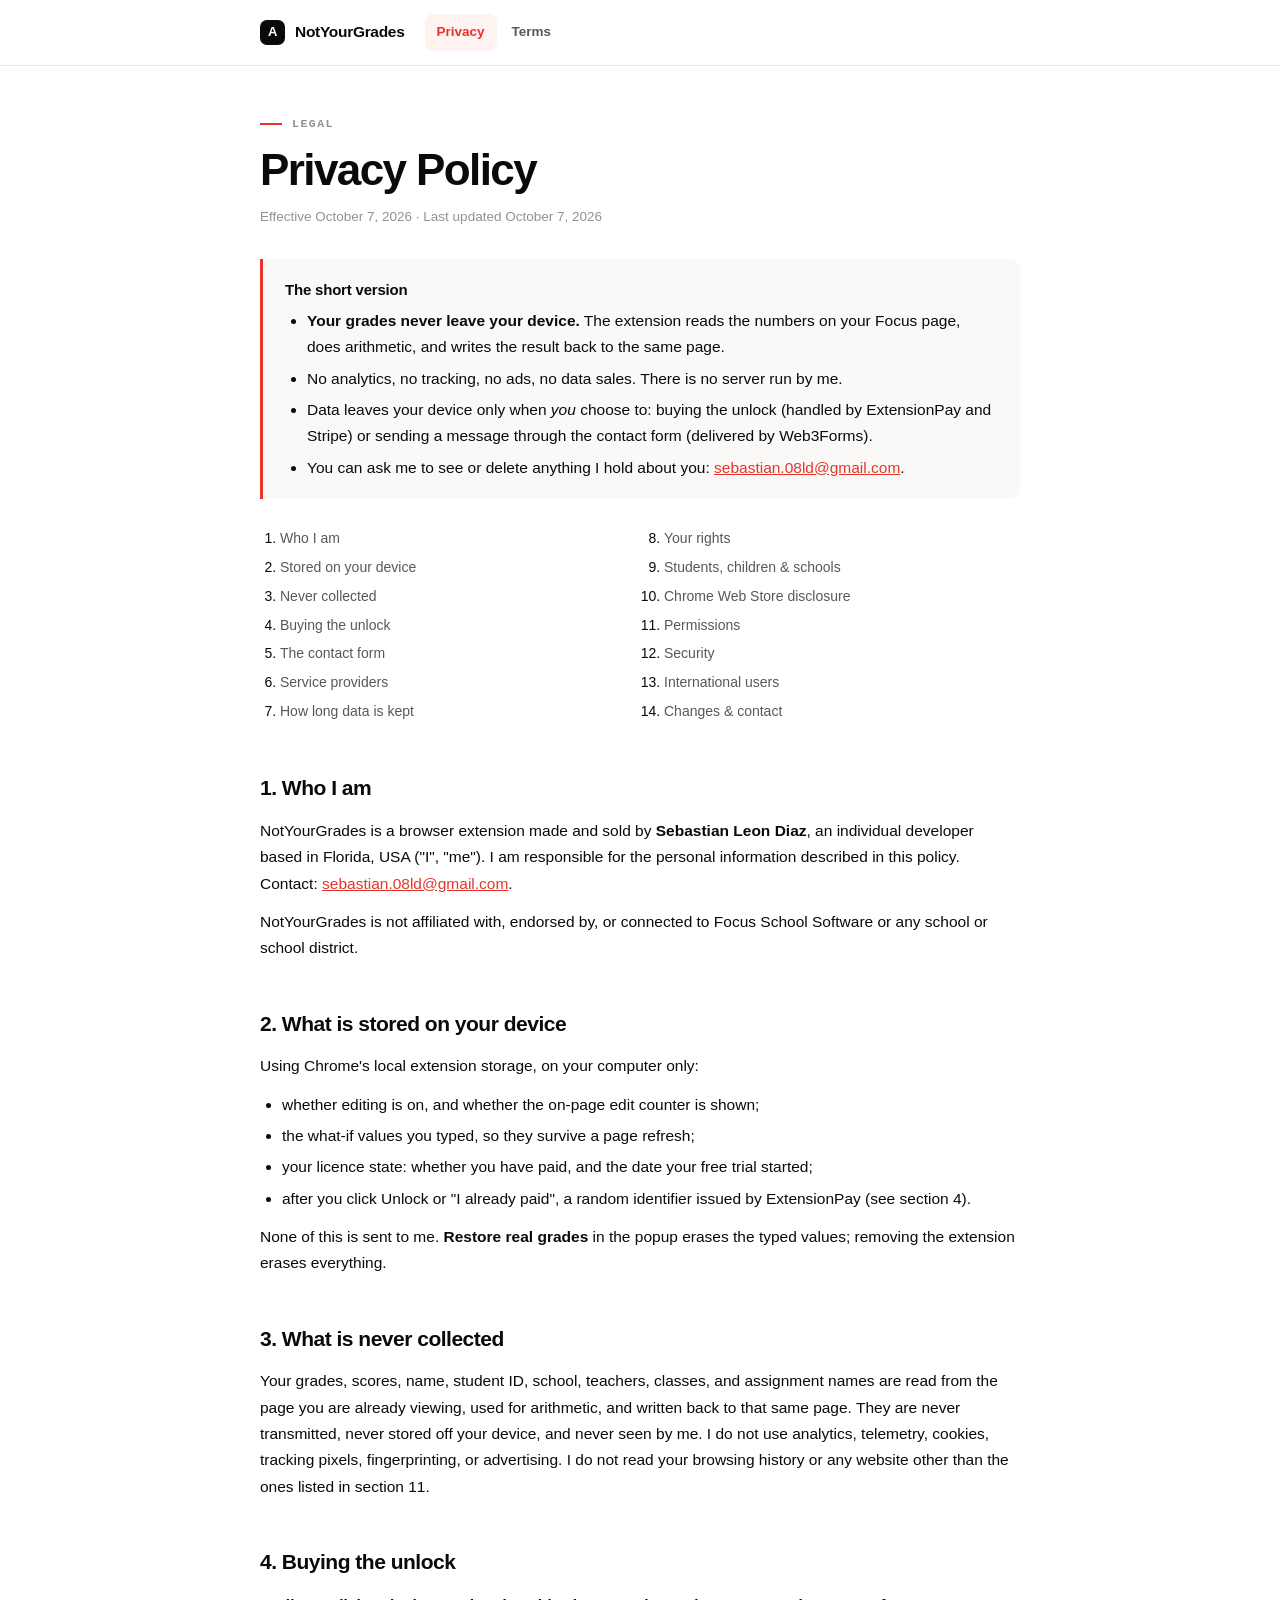
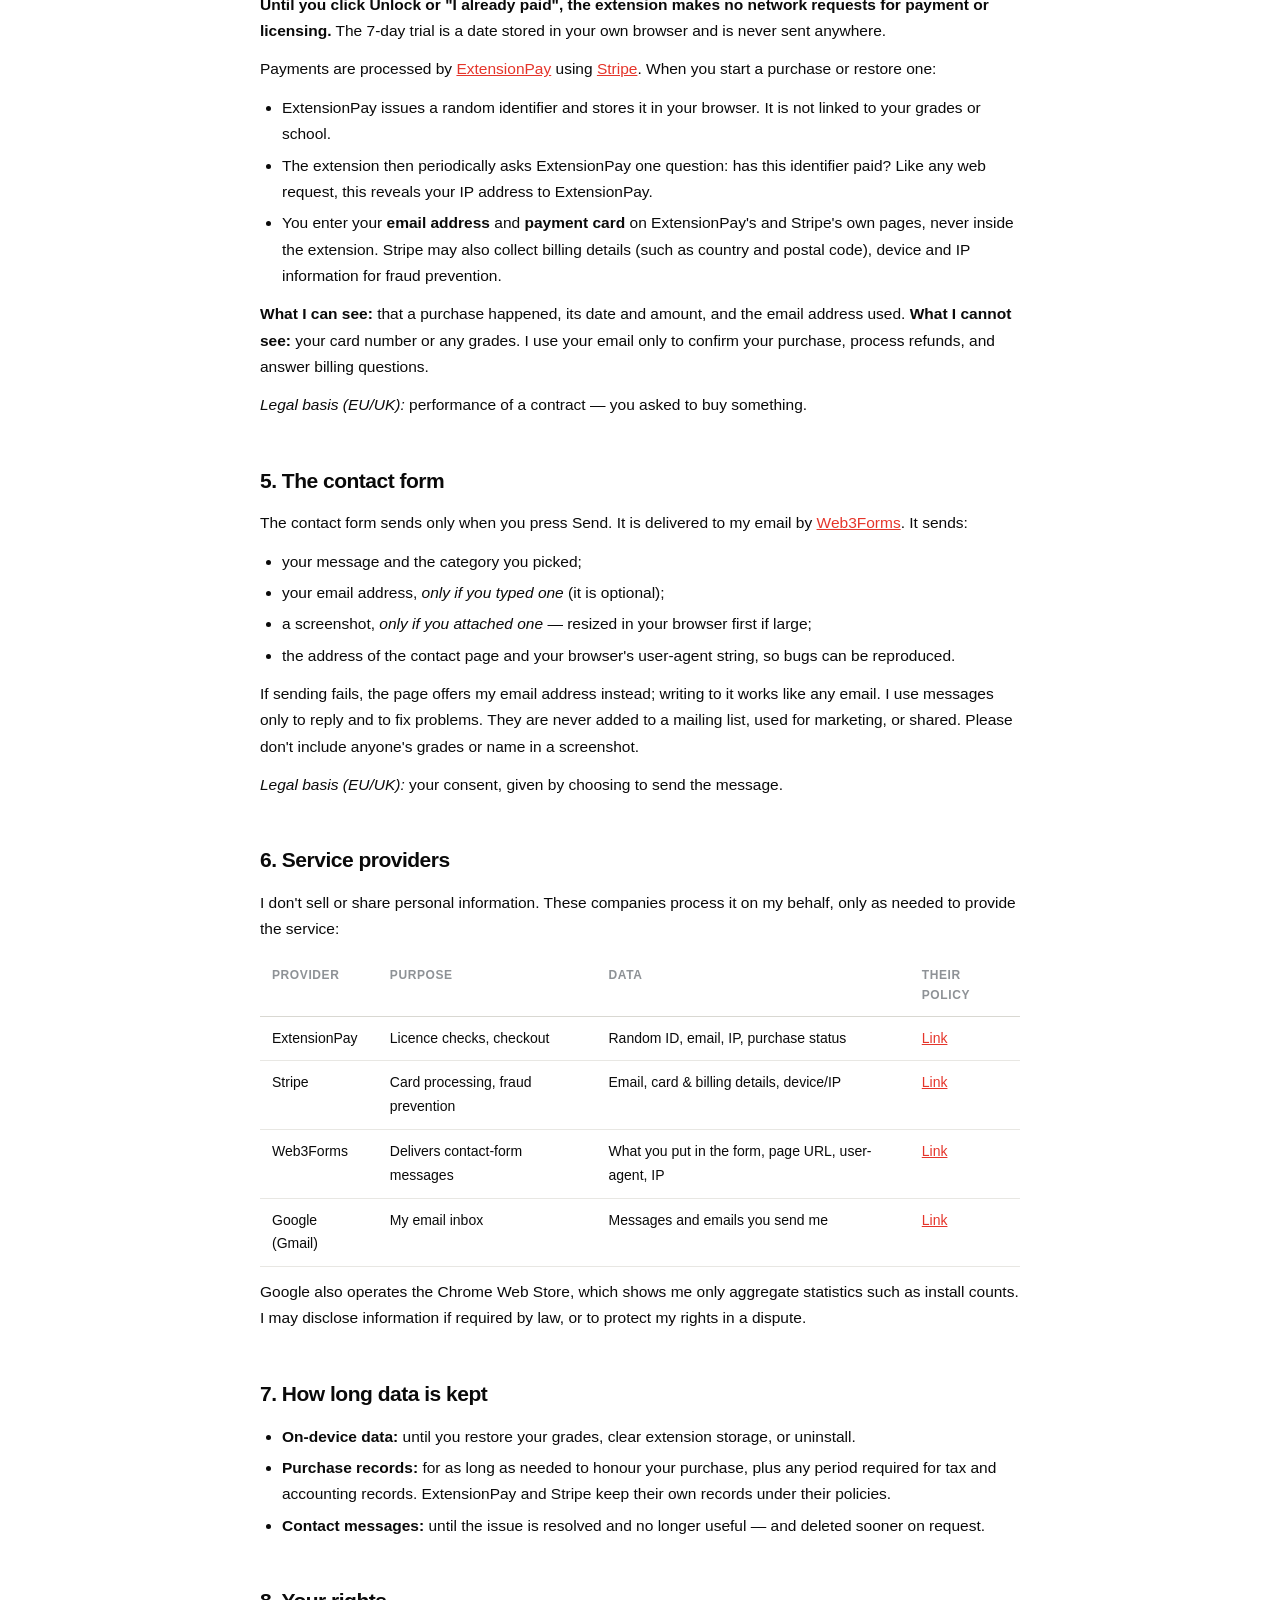
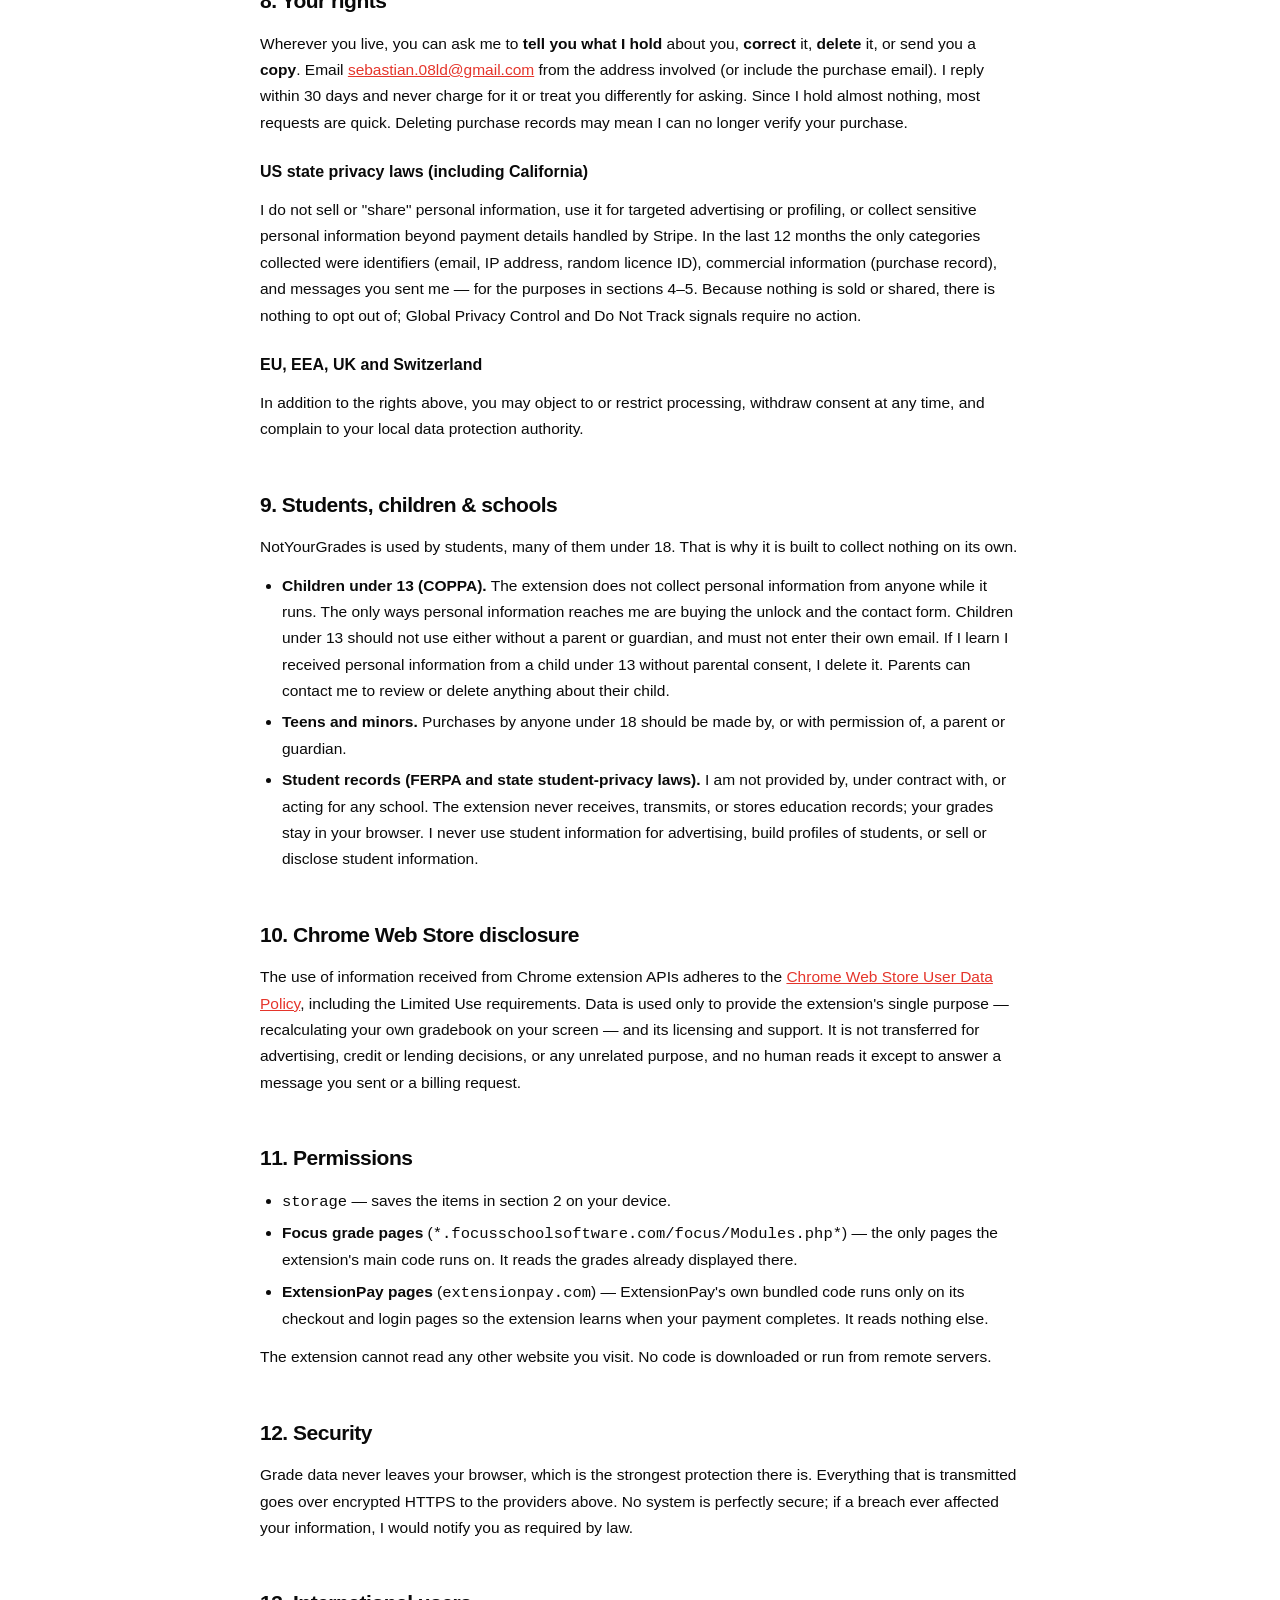
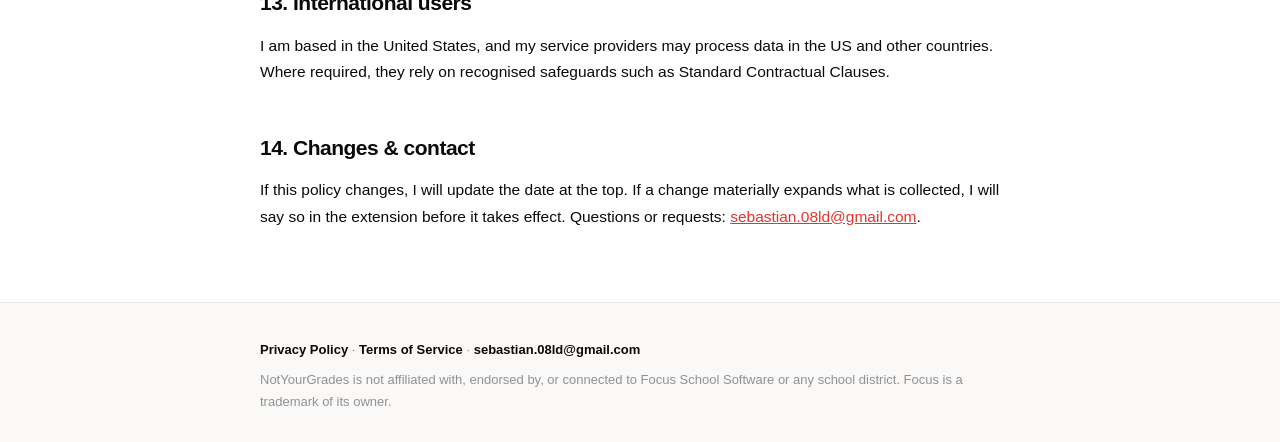
<file: index.html>
<!doctype html><meta charset="utf-8"><meta http-equiv="refresh" content="0; url=privacy.html"><title>NotYourGrades</title><a href="privacy.html">Privacy Policy</a> · <a href="terms.html">Terms of Service</a>
</file>
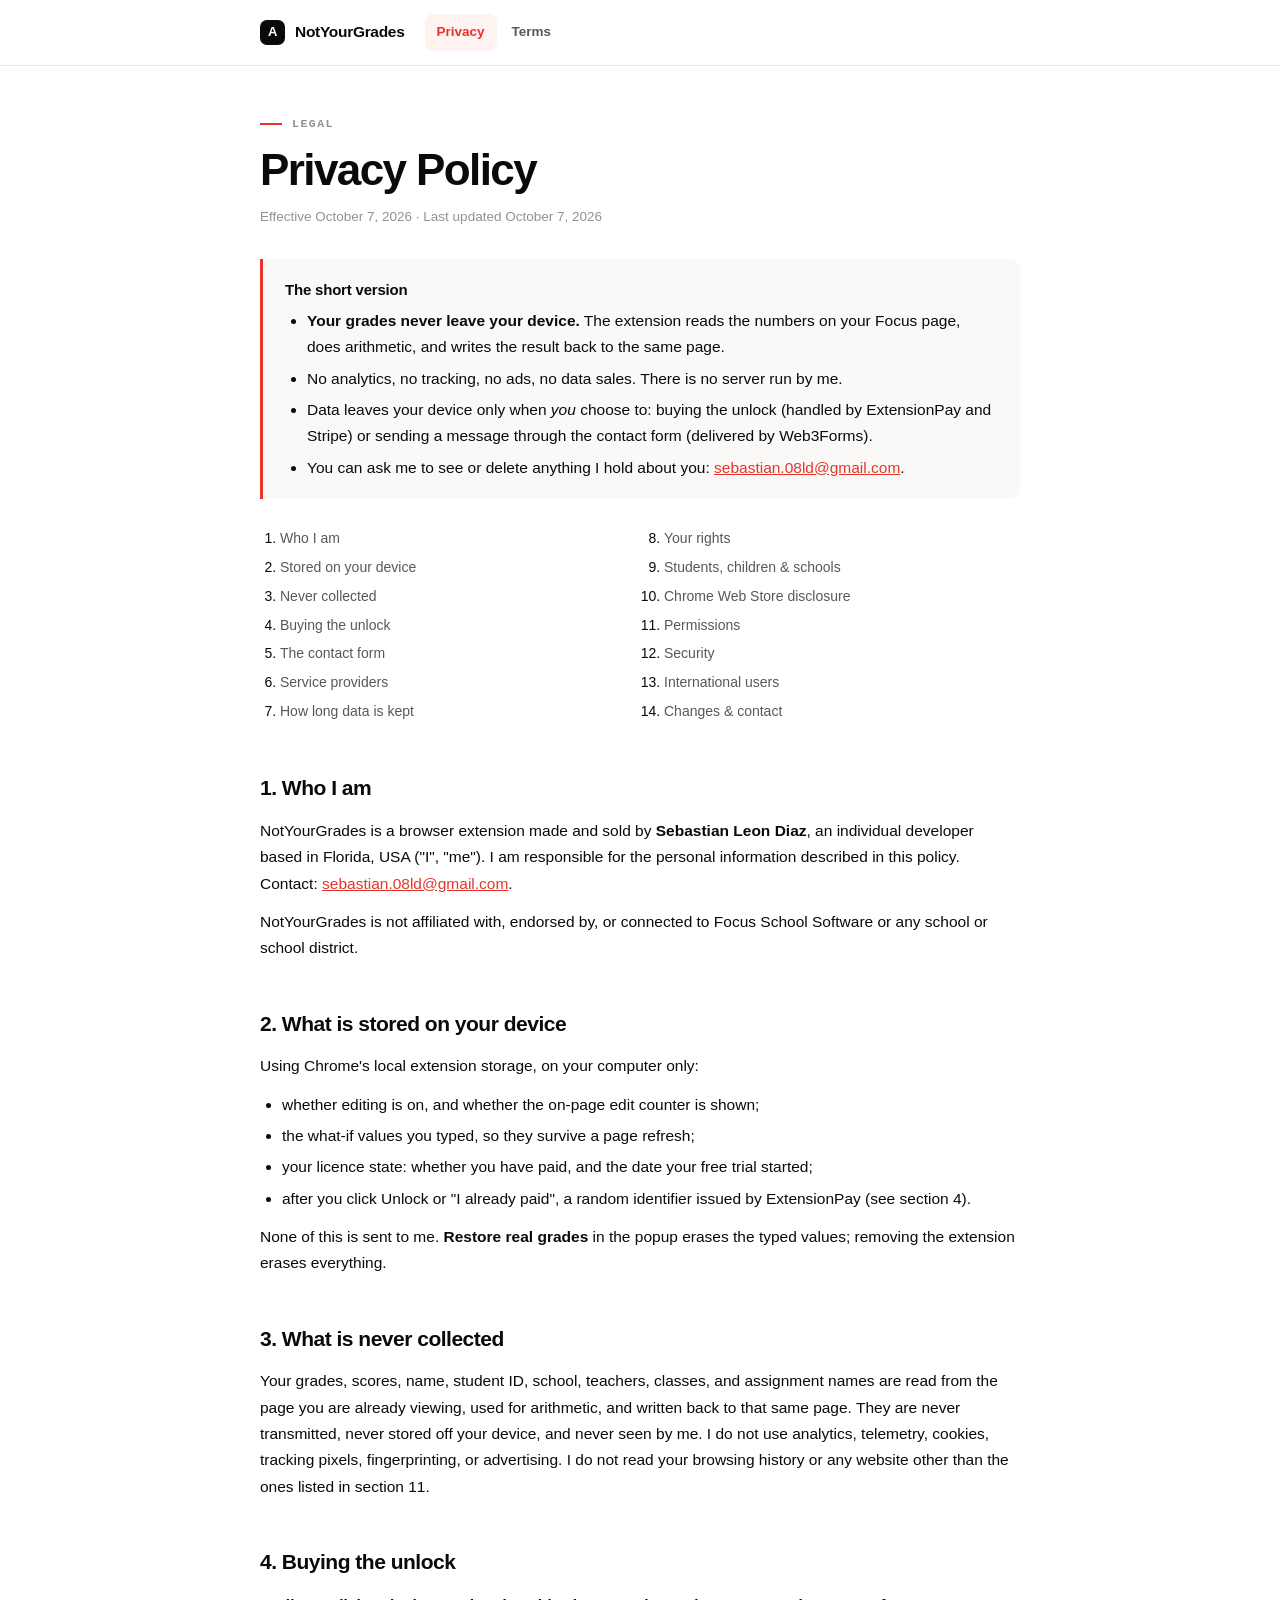
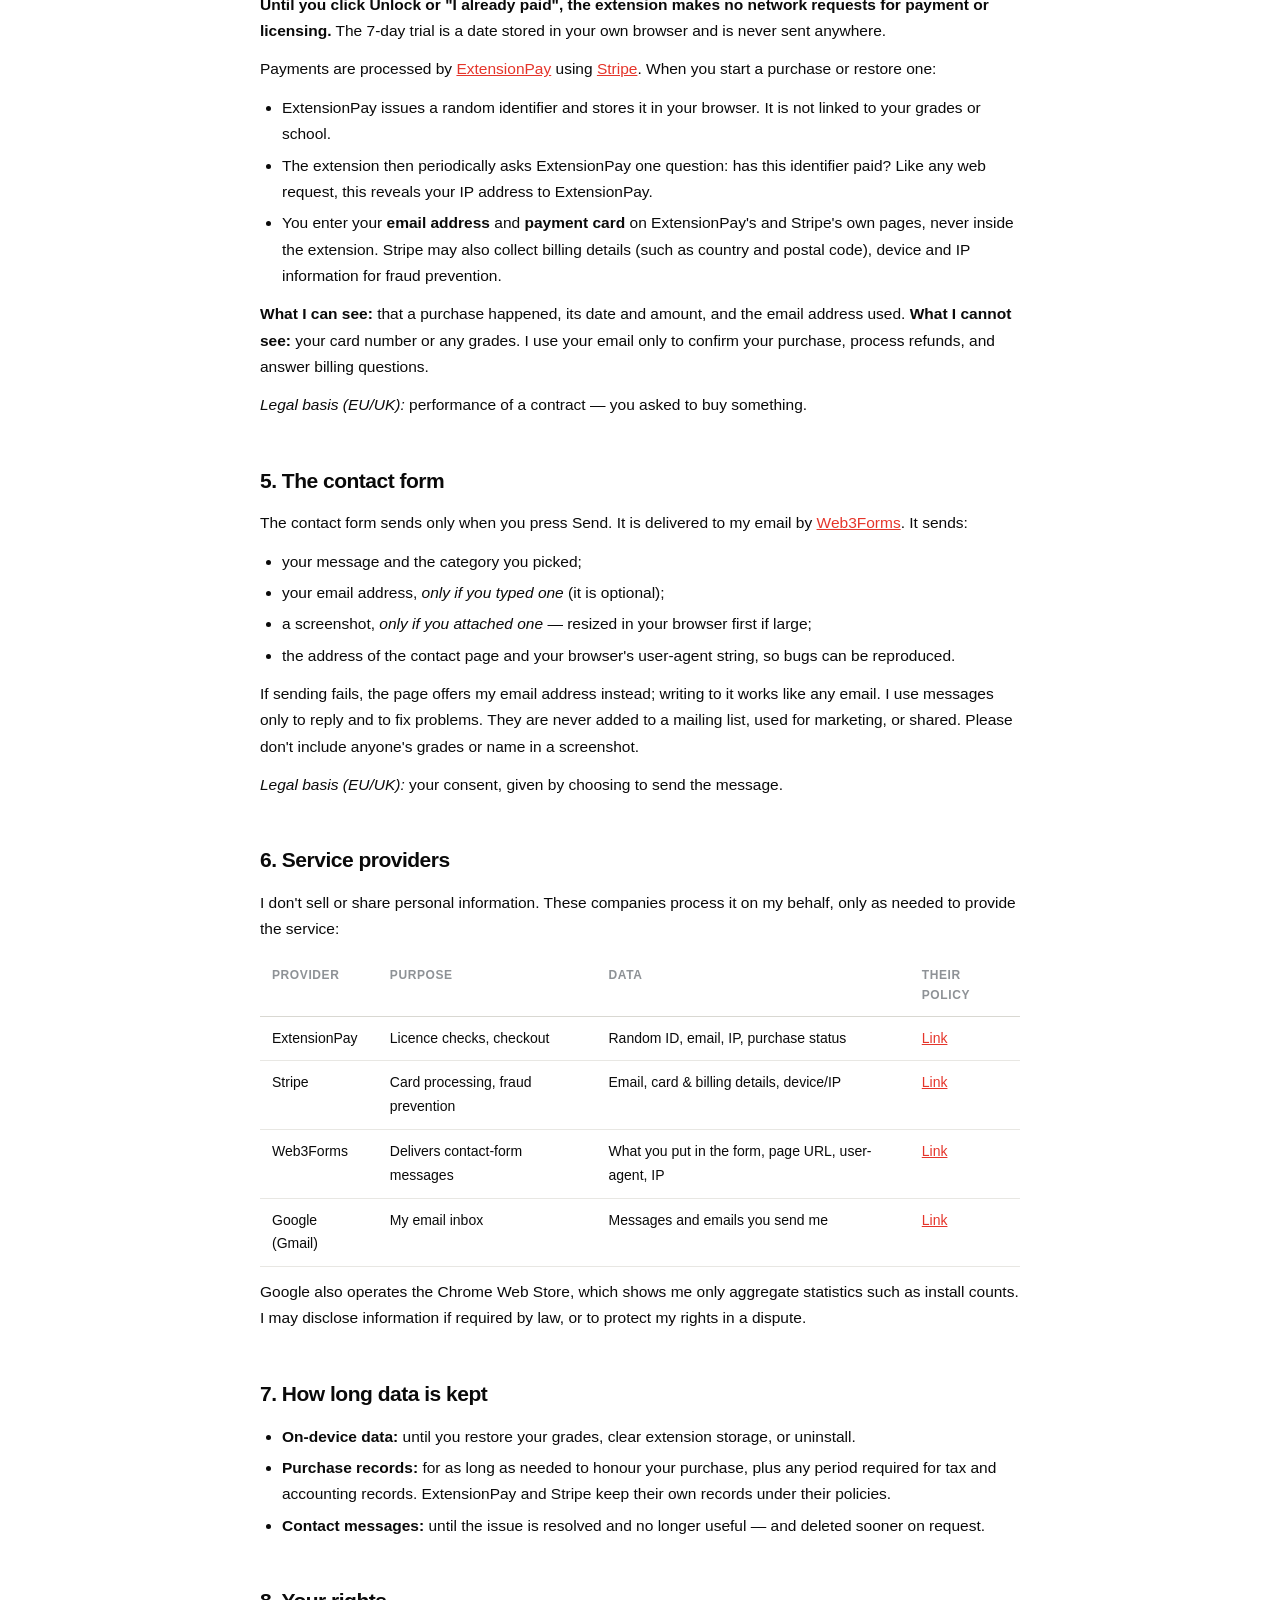
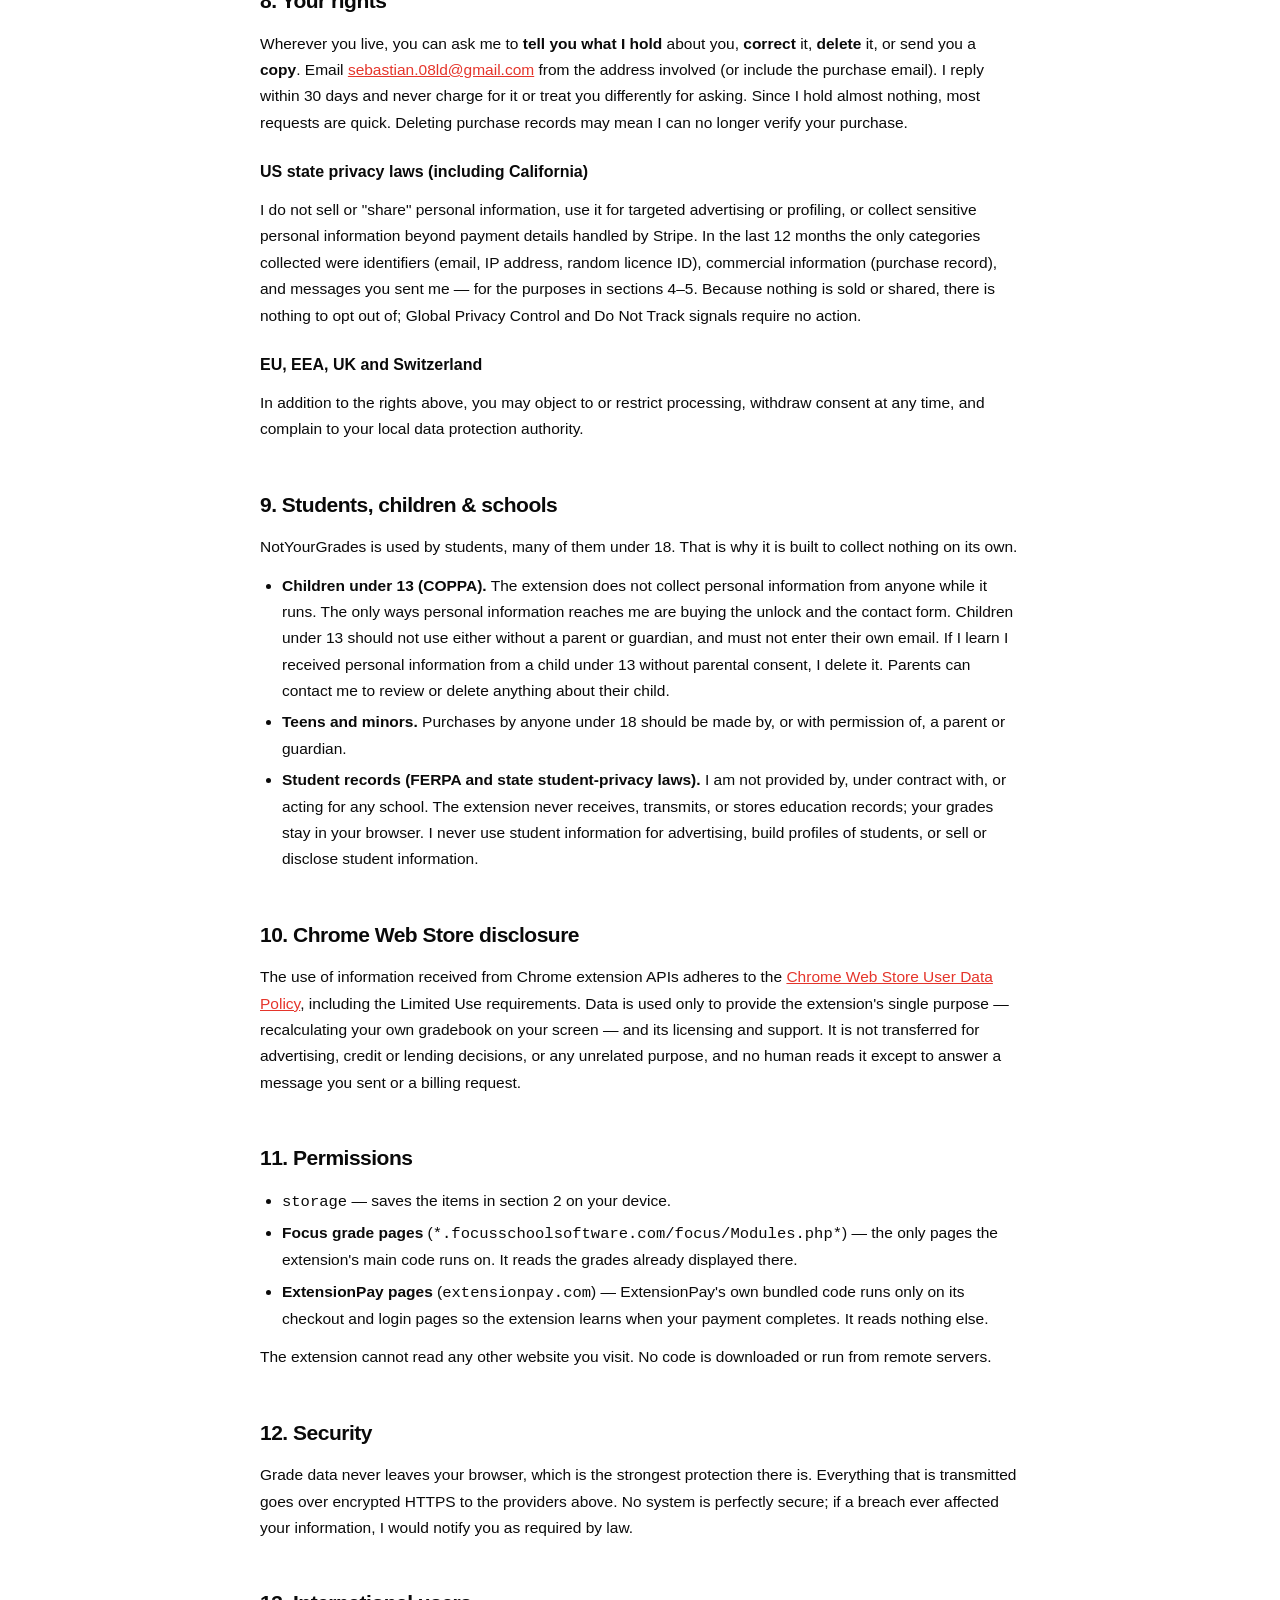
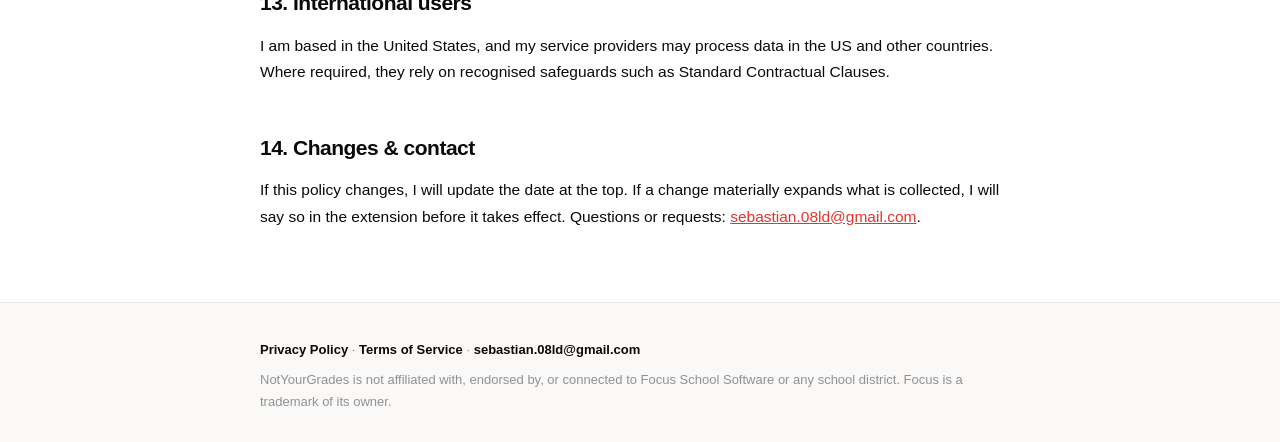
<file: privacy.html>
<!doctype html>
<html lang="en">
<head>
<meta charset="utf-8">
<meta name="viewport" content="width=device-width, initial-scale=1">
<title>Privacy Policy — NotYourGrades</title>
<link rel="stylesheet" href="legal.css">
</head>
<body>

<nav>
  <div class="wrap">
    <span class="brand"><i></i>NotYourGrades</span>
    <div class="tabs">
      <a class="on" href="privacy.html">Privacy</a>
      <a href="terms.html">Terms</a>
    </div>
  </div>
</nav>

<main>
  <div class="wrap">
    <div class="kicker">Legal</div>
    <h1>Privacy Policy</h1>
    <p class="meta">Effective October 7, 2026 · Last updated October 7, 2026</p>

    <div class="summary">
      <h2>The short version</h2>
      <ul>
        <li><strong>Your grades never leave your device.</strong> The extension reads the numbers on your Focus page, does arithmetic, and writes the result back to the same page.</li>
        <li>No analytics, no tracking, no ads, no data sales. There is no server run by me.</li>
        <li>Data leaves your device only when <em>you</em> choose to: buying the unlock (handled by ExtensionPay and Stripe) or sending a message through the contact form (delivered by Web3Forms).</li>
        <li>You can ask me to see or delete anything I hold about you: <a href="mailto:sebastian.08ld@gmail.com">sebastian.08ld@gmail.com</a>.</li>
      </ul>
    </div>

    <ol class="toc">
      <li><a href="#who">Who I am</a></li>
      <li><a href="#device">Stored on your device</a></li>
      <li><a href="#never">Never collected</a></li>
      <li><a href="#payment">Buying the unlock</a></li>
      <li><a href="#contact">The contact form</a></li>
      <li><a href="#providers">Service providers</a></li>
      <li><a href="#retention">How long data is kept</a></li>
      <li><a href="#rights">Your rights</a></li>
      <li><a href="#students">Students, children &amp; schools</a></li>
      <li><a href="#chrome">Chrome Web Store disclosure</a></li>
      <li><a href="#permissions">Permissions</a></li>
      <li><a href="#security">Security</a></li>
      <li><a href="#international">International users</a></li>
      <li><a href="#changes">Changes &amp; contact</a></li>
    </ol>

    <h2 id="who">1. Who I am</h2>
    <p>
      NotYourGrades is a browser extension made and sold by <strong>Sebastian Leon Diaz</strong>, an
      individual developer based in Florida, USA ("I", "me"). I am responsible for the personal
      information described in this policy. Contact:
      <a href="mailto:sebastian.08ld@gmail.com">sebastian.08ld@gmail.com</a>.
    </p>
    <p>
      NotYourGrades is not affiliated with, endorsed by, or connected to Focus School Software or any
      school or school district.
    </p>

    <h2 id="device">2. What is stored on your device</h2>
    <p>Using Chrome's local extension storage, on your computer only:</p>
    <ul>
      <li>whether editing is on, and whether the on-page edit counter is shown;</li>
      <li>the what-if values you typed, so they survive a page refresh;</li>
      <li>your licence state: whether you have paid, and the date your free trial started;</li>
      <li>after you click Unlock or "I already paid", a random identifier issued by ExtensionPay (see section 4).</li>
    </ul>
    <p>
      None of this is sent to me. <strong>Restore real grades</strong> in the popup erases the typed
      values; removing the extension erases everything.
    </p>

    <h2 id="never">3. What is never collected</h2>
    <p>
      Your grades, scores, name, student ID, school, teachers, classes, and assignment names are read
      from the page you are already viewing, used for arithmetic, and written back to that same page.
      They are never transmitted, never stored off your device, and never seen by me. I do not use
      analytics, telemetry, cookies, tracking pixels, fingerprinting, or advertising. I do not read
      your browsing history or any website other than the ones listed in section 11.
    </p>

    <h2 id="payment">4. Buying the unlock</h2>
    <p>
      <strong>Until you click Unlock or "I already paid", the extension makes no network requests for
      payment or licensing.</strong> The 7-day trial is a date stored in your own browser and is never
      sent anywhere.
    </p>
    <p>
      Payments are processed by <a href="https://extensionpay.com" target="_blank" rel="noopener">ExtensionPay</a>
      using <a href="https://stripe.com" target="_blank" rel="noopener">Stripe</a>. When you start a purchase or restore one:
    </p>
    <ul>
      <li>ExtensionPay issues a random identifier and stores it in your browser. It is not linked to your grades or school.</li>
      <li>The extension then periodically asks ExtensionPay one question: has this identifier paid? Like any web request, this reveals your IP address to ExtensionPay.</li>
      <li>You enter your <strong>email address</strong> and <strong>payment card</strong> on ExtensionPay's and Stripe's own pages, never inside the extension. Stripe may also collect billing details (such as country and postal code), device and IP information for fraud prevention.</li>
    </ul>
    <p>
      <strong>What I can see:</strong> that a purchase happened, its date and amount, and the email
      address used. <strong>What I cannot see:</strong> your card number or any grades.
      I use your email only to confirm your purchase, process refunds, and answer billing questions.
    </p>
    <p>
      <em>Legal basis (EU/UK):</em> performance of a contract — you asked to buy something.
    </p>

    <h2 id="contact">5. The contact form</h2>
    <p>
      The contact form sends only when you press Send. It is delivered to my email by
      <a href="https://web3forms.com" target="_blank" rel="noopener">Web3Forms</a>. It sends:
    </p>
    <ul>
      <li>your message and the category you picked;</li>
      <li>your email address, <em>only if you typed one</em> (it is optional);</li>
      <li>a screenshot, <em>only if you attached one</em> — resized in your browser first if large;</li>
      <li>the address of the contact page and your browser's user-agent string, so bugs can be reproduced.</li>
    </ul>
    <p>
      If sending fails, the page offers my email address instead; writing to it works like any email.
      I use messages only to reply and to fix problems. They are never added to a mailing list,
      used for marketing, or shared. Please don't include anyone's grades or name in a screenshot.
    </p>
    <p><em>Legal basis (EU/UK):</em> your consent, given by choosing to send the message.</p>

    <h2 id="providers">6. Service providers</h2>
    <p>I don't sell or share personal information. These companies process it on my behalf, only as needed to provide the service:</p>
    <table>
      <tr><th>Provider</th><th>Purpose</th><th>Data</th><th>Their policy</th></tr>
      <tr><td>ExtensionPay</td><td>Licence checks, checkout</td><td>Random ID, email, IP, purchase status</td><td><a href="https://extensionpay.com/privacy" target="_blank" rel="noopener">Link</a></td></tr>
      <tr><td>Stripe</td><td>Card processing, fraud prevention</td><td>Email, card &amp; billing details, device/IP</td><td><a href="https://stripe.com/privacy" target="_blank" rel="noopener">Link</a></td></tr>
      <tr><td>Web3Forms</td><td>Delivers contact-form messages</td><td>What you put in the form, page URL, user-agent, IP</td><td><a href="https://web3forms.com/privacy" target="_blank" rel="noopener">Link</a></td></tr>
      <tr><td>Google (Gmail)</td><td>My email inbox</td><td>Messages and emails you send me</td><td><a href="https://policies.google.com/privacy" target="_blank" rel="noopener">Link</a></td></tr>
    </table>
    <p>
      Google also operates the Chrome Web Store, which shows me only aggregate statistics such as install
      counts. I may disclose information if required by law, or to protect my rights in a dispute.
    </p>

    <h2 id="retention">7. How long data is kept</h2>
    <ul>
      <li><strong>On-device data:</strong> until you restore your grades, clear extension storage, or uninstall.</li>
      <li><strong>Purchase records:</strong> for as long as needed to honour your purchase, plus any period required for tax and accounting records. ExtensionPay and Stripe keep their own records under their policies.</li>
      <li><strong>Contact messages:</strong> until the issue is resolved and no longer useful — and deleted sooner on request.</li>
    </ul>

    <h2 id="rights">8. Your rights</h2>
    <p>
      Wherever you live, you can ask me to <strong>tell you what I hold</strong> about you,
      <strong>correct</strong> it, <strong>delete</strong> it, or send you a <strong>copy</strong>.
      Email <a href="mailto:sebastian.08ld@gmail.com">sebastian.08ld@gmail.com</a> from the address
      involved (or include the purchase email). I reply within 30 days and never charge for it or
      treat you differently for asking. Since I hold almost nothing, most requests are quick.
      Deleting purchase records may mean I can no longer verify your purchase.
    </p>
    <h3>US state privacy laws (including California)</h3>
    <p>
      I do not sell or "share" personal information, use it for targeted advertising or profiling,
      or collect sensitive personal information beyond payment details handled by Stripe. In the last
      12 months the only categories collected were identifiers (email, IP address, random licence ID),
      commercial information (purchase record), and messages you sent me — for the purposes in sections
      4–5. Because nothing is sold or shared, there is nothing to opt out of; Global Privacy Control and
      Do Not Track signals require no action.
    </p>
    <h3>EU, EEA, UK and Switzerland</h3>
    <p>
      In addition to the rights above, you may object to or restrict processing, withdraw consent at any
      time, and complain to your local data protection authority.
    </p>

    <h2 id="students">9. Students, children &amp; schools</h2>
    <p>
      NotYourGrades is used by students, many of them under 18. That is why it is built to collect
      nothing on its own.
    </p>
    <ul>
      <li><strong>Children under 13 (COPPA).</strong> The extension does not collect personal information from anyone while it runs. The only ways personal information reaches me are buying the unlock and the contact form. Children under 13 should not use either without a parent or guardian, and must not enter their own email. If I learn I received personal information from a child under 13 without parental consent, I delete it. Parents can contact me to review or delete anything about their child.</li>
      <li><strong>Teens and minors.</strong> Purchases by anyone under 18 should be made by, or with permission of, a parent or guardian.</li>
      <li><strong>Student records (FERPA and state student-privacy laws).</strong> I am not provided by, under contract with, or acting for any school. The extension never receives, transmits, or stores education records; your grades stay in your browser. I never use student information for advertising, build profiles of students, or sell or disclose student information.</li>
    </ul>

    <h2 id="chrome">10. Chrome Web Store disclosure</h2>
    <p>
      The use of information received from Chrome extension APIs adheres to the
      <a href="https://developer.chrome.com/docs/webstore/program-policies/user-data-faq" target="_blank" rel="noopener">Chrome Web Store User Data Policy</a>,
      including the Limited Use requirements. Data is used only to provide the extension's single
      purpose — recalculating your own gradebook on your screen — and its licensing and support. It is
      not transferred for advertising, credit or lending decisions, or any unrelated purpose, and no
      human reads it except to answer a message you sent or a billing request.
    </p>

    <h2 id="permissions">11. Permissions</h2>
    <ul>
      <li><code>storage</code> — saves the items in section 2 on your device.</li>
      <li><strong>Focus grade pages</strong> (<code>*.focusschoolsoftware.com/focus/Modules.php*</code>) — the only pages the extension's main code runs on. It reads the grades already displayed there.</li>
      <li><strong>ExtensionPay pages</strong> (<code>extensionpay.com</code>) — ExtensionPay's own bundled code runs only on its checkout and login pages so the extension learns when your payment completes. It reads nothing else.</li>
    </ul>
    <p>The extension cannot read any other website you visit. No code is downloaded or run from remote servers.</p>

    <h2 id="security">12. Security</h2>
    <p>
      Grade data never leaves your browser, which is the strongest protection there is. Everything that
      is transmitted goes over encrypted HTTPS to the providers above. No system is perfectly secure; if
      a breach ever affected your information, I would notify you as required by law.
    </p>

    <h2 id="international">13. International users</h2>
    <p>
      I am based in the United States, and my service providers may process data in the US and other
      countries. Where required, they rely on recognised safeguards such as Standard Contractual Clauses.
    </p>

    <h2 id="changes">14. Changes &amp; contact</h2>
    <p>
      If this policy changes, I will update the date at the top. If a change materially expands what is
      collected, I will say so in the extension before it takes effect. Questions or requests:
      <a href="mailto:sebastian.08ld@gmail.com">sebastian.08ld@gmail.com</a>.
    </p>
  </div>
</main>

<footer>
  <div class="wrap">
    <p><a href="privacy.html">Privacy Policy</a> · <a href="terms.html">Terms of Service</a> · <a href="mailto:sebastian.08ld@gmail.com">sebastian.08ld@gmail.com</a></p>
    <p>NotYourGrades is not affiliated with, endorsed by, or connected to Focus School Software or any school district. Focus is a trademark of its owner.</p>
  </div>
</footer>

</body>
</html>
</file>
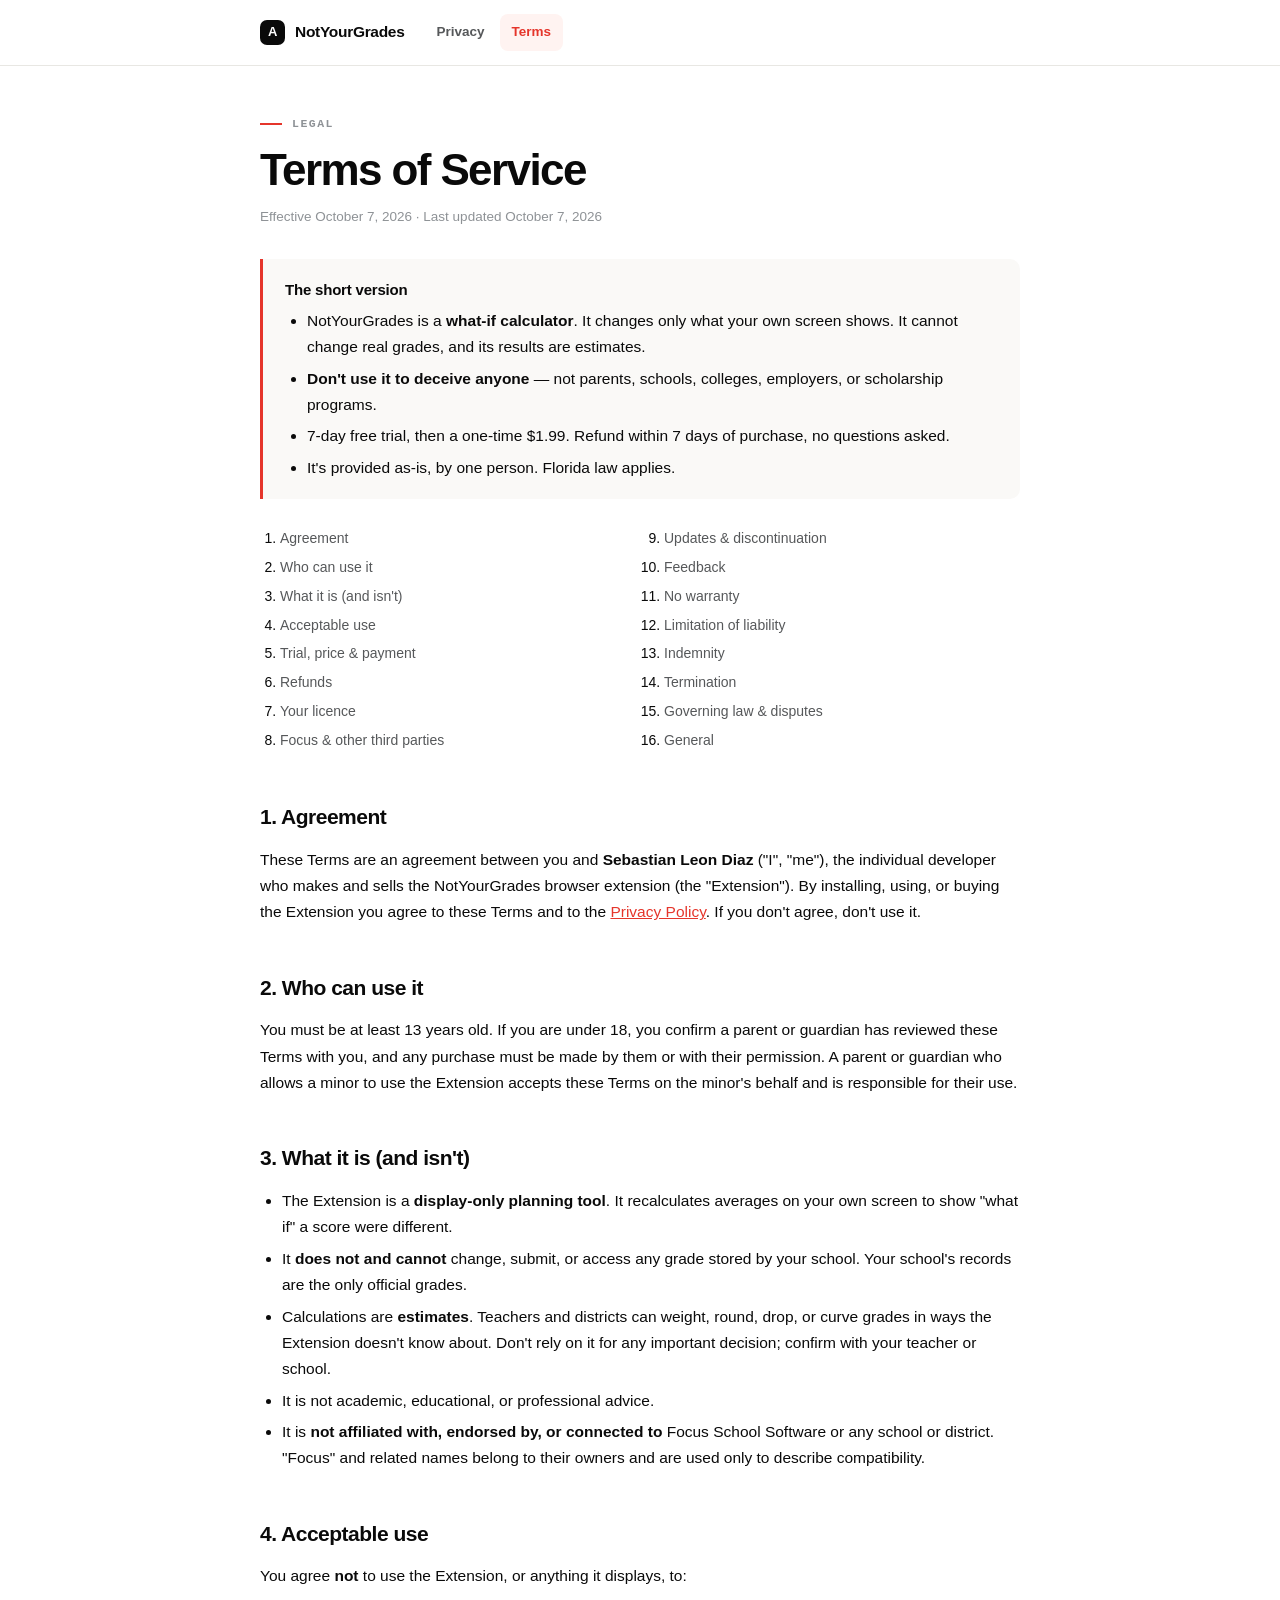
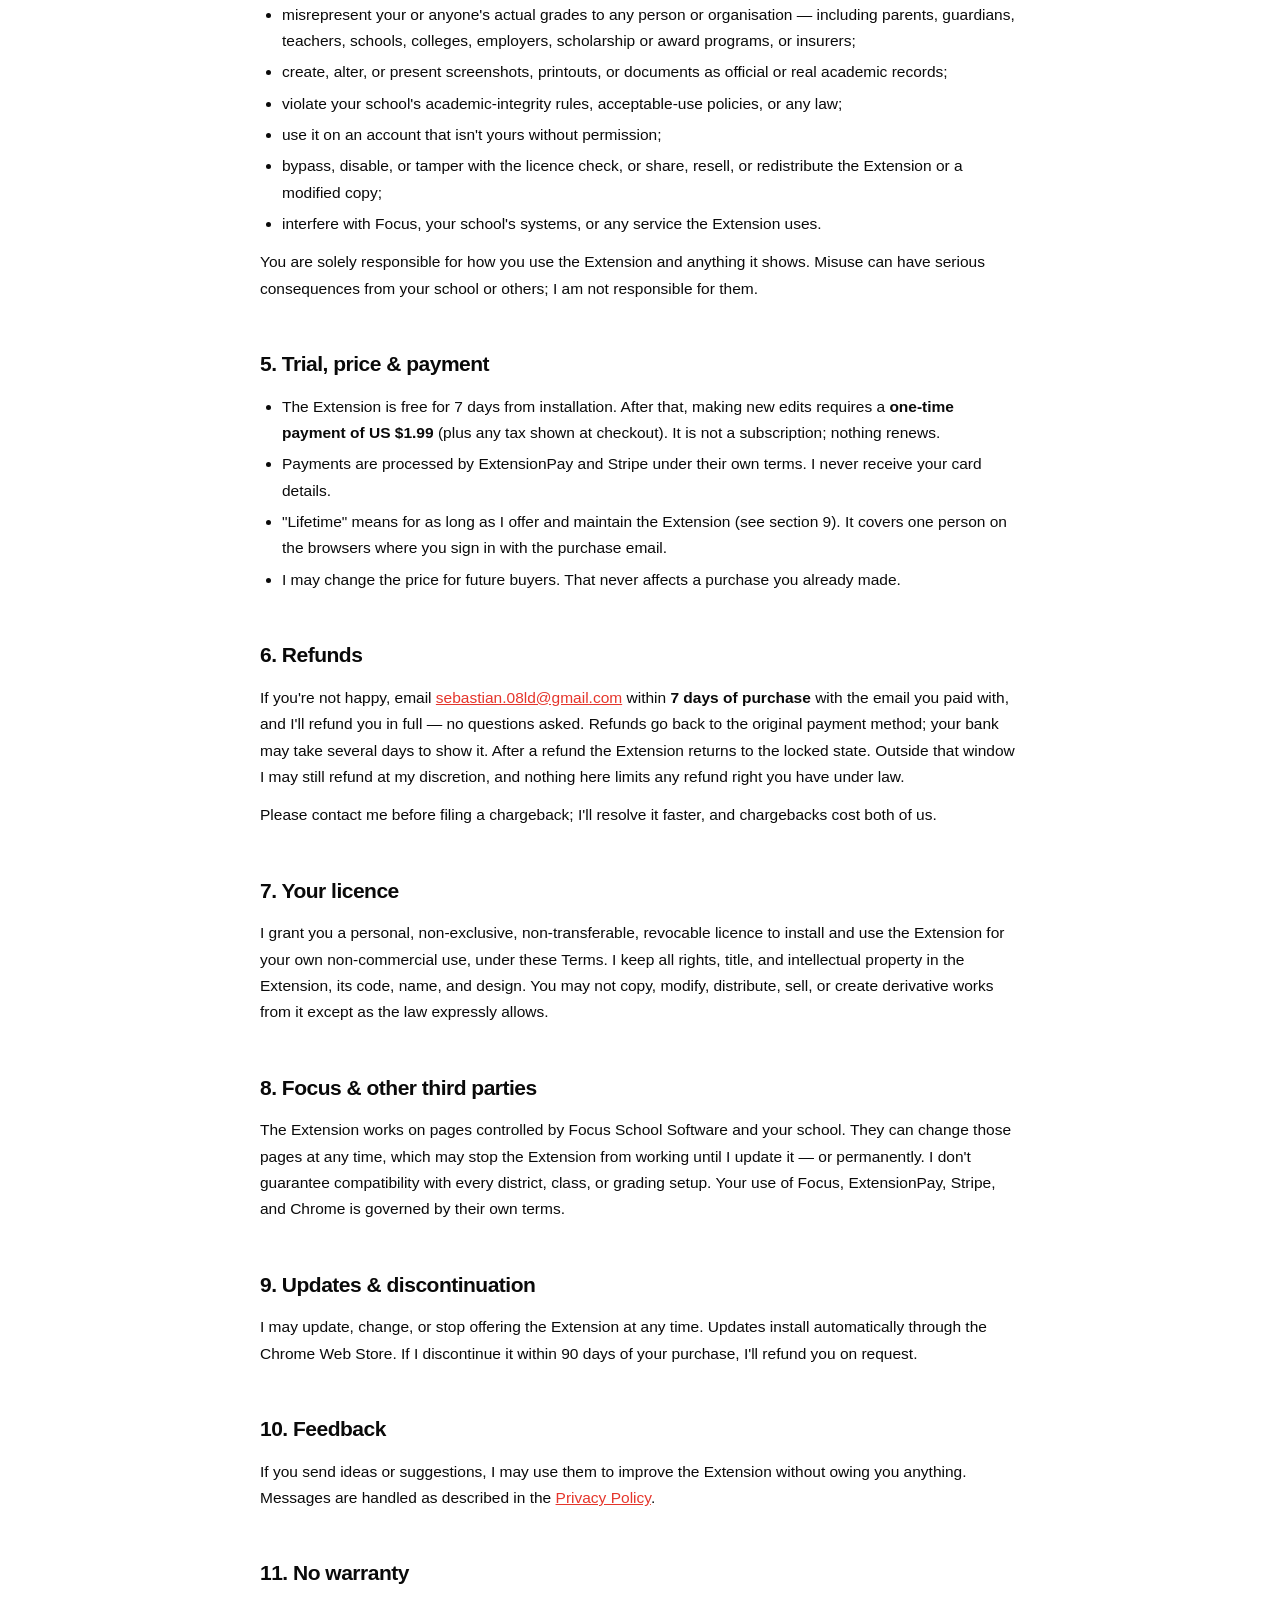
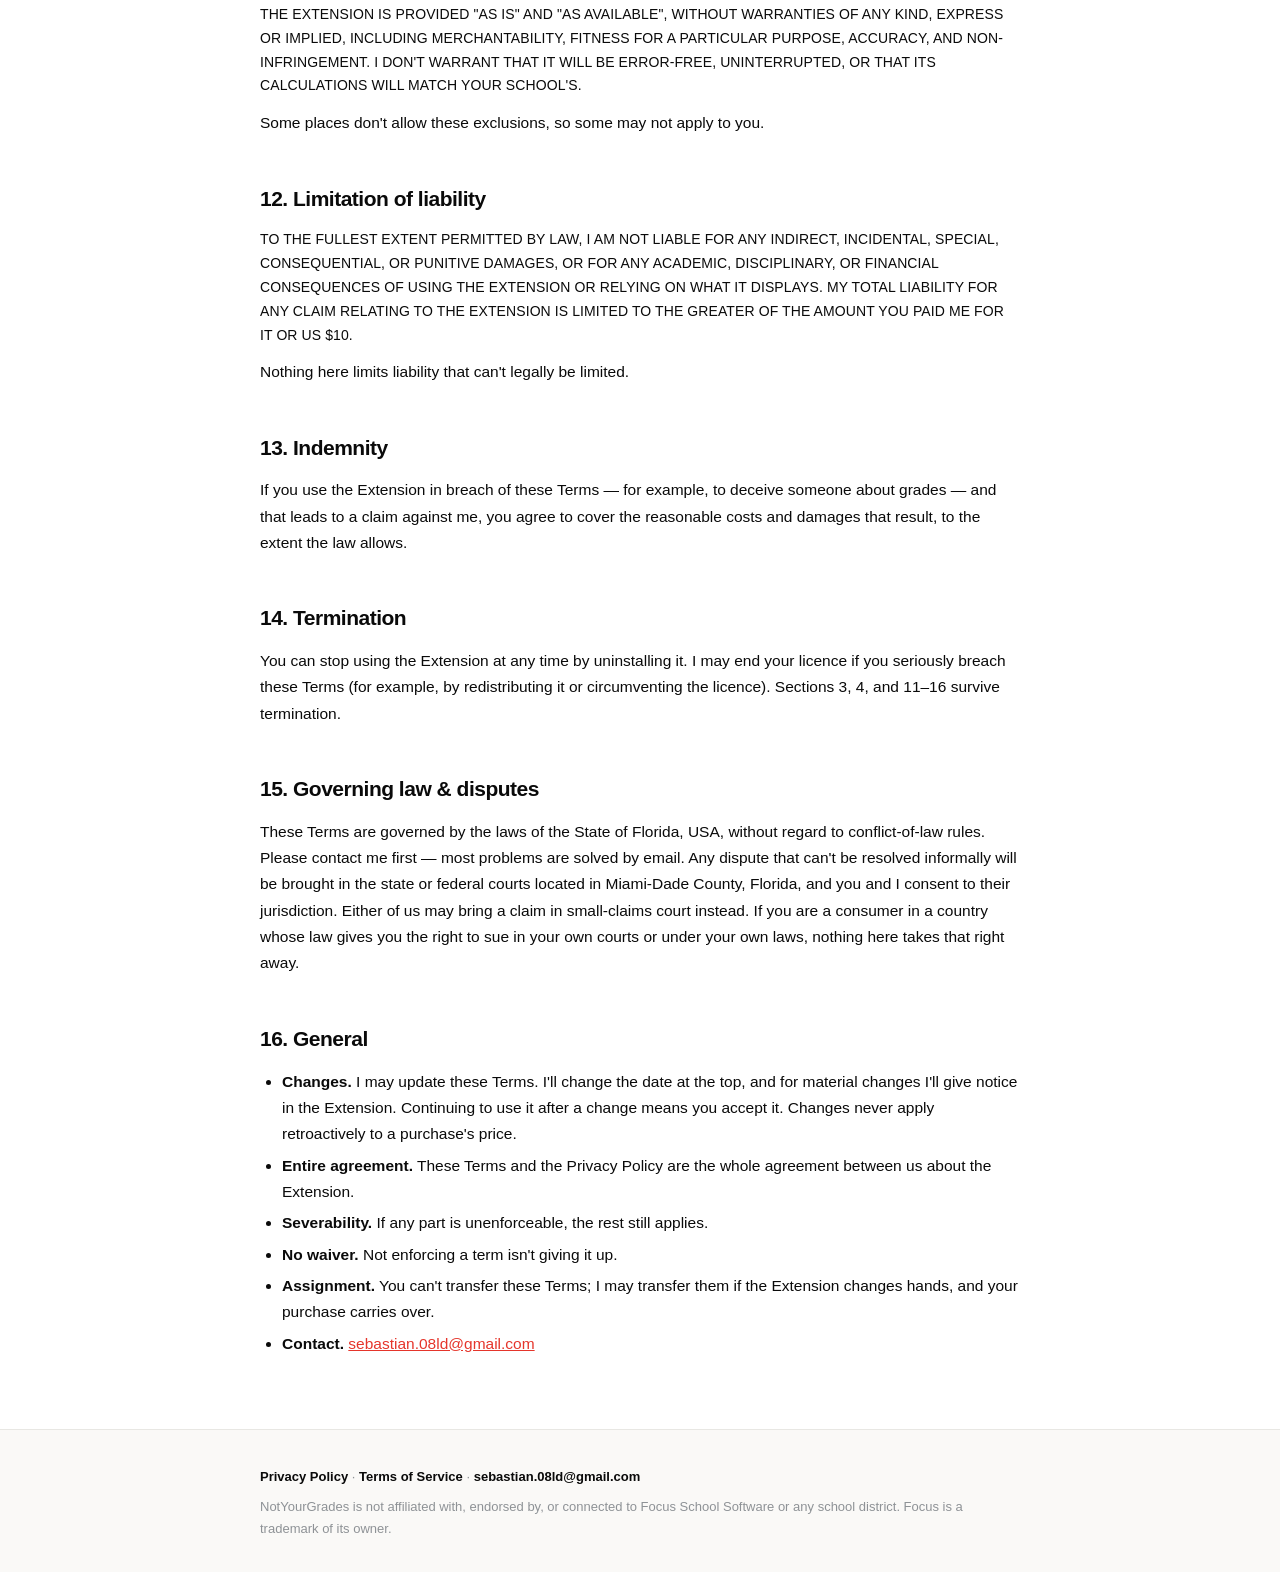
<file: terms.html>
<!doctype html>
<html lang="en">
<head>
<meta charset="utf-8">
<meta name="viewport" content="width=device-width, initial-scale=1">
<title>Terms of Service — NotYourGrades</title>
<link rel="stylesheet" href="legal.css">
</head>
<body>

<nav>
  <div class="wrap">
    <span class="brand"><i></i>NotYourGrades</span>
    <div class="tabs">
      <a href="privacy.html">Privacy</a>
      <a class="on" href="terms.html">Terms</a>
    </div>
  </div>
</nav>

<main>
  <div class="wrap">
    <div class="kicker">Legal</div>
    <h1>Terms of Service</h1>
    <p class="meta">Effective October 7, 2026 · Last updated October 7, 2026</p>

    <div class="summary">
      <h2>The short version</h2>
      <ul>
        <li>NotYourGrades is a <strong>what-if calculator</strong>. It changes only what your own screen shows. It cannot change real grades, and its results are estimates.</li>
        <li><strong>Don't use it to deceive anyone</strong> — not parents, schools, colleges, employers, or scholarship programs.</li>
        <li>7-day free trial, then a one-time $1.99. Refund within 7 days of purchase, no questions asked.</li>
        <li>It's provided as-is, by one person. Florida law applies.</li>
      </ul>
    </div>

    <ol class="toc">
      <li><a href="#agreement">Agreement</a></li>
      <li><a href="#eligibility">Who can use it</a></li>
      <li><a href="#what">What it is (and isn't)</a></li>
      <li><a href="#use">Acceptable use</a></li>
      <li><a href="#price">Trial, price &amp; payment</a></li>
      <li><a href="#refunds">Refunds</a></li>
      <li><a href="#license">Your licence</a></li>
      <li><a href="#thirdparty">Focus &amp; other third parties</a></li>
      <li><a href="#changes-service">Updates &amp; discontinuation</a></li>
      <li><a href="#feedback">Feedback</a></li>
      <li><a href="#warranty">No warranty</a></li>
      <li><a href="#liability">Limitation of liability</a></li>
      <li><a href="#indemnity">Indemnity</a></li>
      <li><a href="#termination">Termination</a></li>
      <li><a href="#law">Governing law &amp; disputes</a></li>
      <li><a href="#general">General</a></li>
    </ol>

    <h2 id="agreement">1. Agreement</h2>
    <p>
      These Terms are an agreement between you and <strong>Sebastian Leon Diaz</strong> ("I", "me"),
      the individual developer who makes and sells the NotYourGrades browser extension (the
      "Extension"). By installing, using, or buying the Extension you agree to these Terms and to the
      <a href="privacy.html">Privacy Policy</a>. If you don't agree, don't use it.
    </p>

    <h2 id="eligibility">2. Who can use it</h2>
    <p>
      You must be at least 13 years old. If you are under 18, you confirm a parent or guardian has
      reviewed these Terms with you, and any purchase must be made by them or with their permission.
      A parent or guardian who allows a minor to use the Extension accepts these Terms on the minor's
      behalf and is responsible for their use.
    </p>

    <h2 id="what">3. What it is (and isn't)</h2>
    <ul>
      <li>The Extension is a <strong>display-only planning tool</strong>. It recalculates averages on your own screen to show "what if" a score were different.</li>
      <li>It <strong>does not and cannot</strong> change, submit, or access any grade stored by your school. Your school's records are the only official grades.</li>
      <li>Calculations are <strong>estimates</strong>. Teachers and districts can weight, round, drop, or curve grades in ways the Extension doesn't know about. Don't rely on it for any important decision; confirm with your teacher or school.</li>
      <li>It is not academic, educational, or professional advice.</li>
      <li>It is <strong>not affiliated with, endorsed by, or connected to</strong> Focus School Software or any school or district. "Focus" and related names belong to their owners and are used only to describe compatibility.</li>
    </ul>

    <h2 id="use">4. Acceptable use</h2>
    <p>You agree <strong>not</strong> to use the Extension, or anything it displays, to:</p>
    <ul>
      <li>misrepresent your or anyone's actual grades to any person or organisation — including parents, guardians, teachers, schools, colleges, employers, scholarship or award programs, or insurers;</li>
      <li>create, alter, or present screenshots, printouts, or documents as official or real academic records;</li>
      <li>violate your school's academic-integrity rules, acceptable-use policies, or any law;</li>
      <li>use it on an account that isn't yours without permission;</li>
      <li>bypass, disable, or tamper with the licence check, or share, resell, or redistribute the Extension or a modified copy;</li>
      <li>interfere with Focus, your school's systems, or any service the Extension uses.</li>
    </ul>
    <p>
      You are solely responsible for how you use the Extension and anything it shows. Misuse can have
      serious consequences from your school or others; I am not responsible for them.
    </p>

    <h2 id="price">5. Trial, price &amp; payment</h2>
    <ul>
      <li>The Extension is free for 7 days from installation. After that, making new edits requires a <strong>one-time payment of US $1.99</strong> (plus any tax shown at checkout). It is not a subscription; nothing renews.</li>
      <li>Payments are processed by ExtensionPay and Stripe under their own terms. I never receive your card details.</li>
      <li>"Lifetime" means for as long as I offer and maintain the Extension (see section 9). It covers one person on the browsers where you sign in with the purchase email.</li>
      <li>I may change the price for future buyers. That never affects a purchase you already made.</li>
    </ul>

    <h2 id="refunds">6. Refunds</h2>
    <p>
      If you're not happy, email <a href="mailto:sebastian.08ld@gmail.com">sebastian.08ld@gmail.com</a>
      within <strong>7 days of purchase</strong> with the email you paid with, and I'll refund you in full —
      no questions asked. Refunds go back to the original payment method; your bank may take several days
      to show it. After a refund the Extension returns to the locked state. Outside that window I may still
      refund at my discretion, and nothing here limits any refund right you have under law.
    </p>
    <p>
      Please contact me before filing a chargeback; I'll resolve it faster, and chargebacks cost both of us.
    </p>

    <h2 id="license">7. Your licence</h2>
    <p>
      I grant you a personal, non-exclusive, non-transferable, revocable licence to install and use the
      Extension for your own non-commercial use, under these Terms. I keep all rights, title, and
      intellectual property in the Extension, its code, name, and design. You may not copy, modify,
      distribute, sell, or create derivative works from it except as the law expressly allows.
    </p>

    <h2 id="thirdparty">8. Focus &amp; other third parties</h2>
    <p>
      The Extension works on pages controlled by Focus School Software and your school. They can change
      those pages at any time, which may stop the Extension from working until I update it — or
      permanently. I don't guarantee compatibility with every district, class, or grading setup. Your use
      of Focus, ExtensionPay, Stripe, and Chrome is governed by their own terms.
    </p>

    <h2 id="changes-service">9. Updates &amp; discontinuation</h2>
    <p>
      I may update, change, or stop offering the Extension at any time. Updates install automatically
      through the Chrome Web Store. If I discontinue it within 90 days of your purchase, I'll refund you
      on request.
    </p>

    <h2 id="feedback">10. Feedback</h2>
    <p>
      If you send ideas or suggestions, I may use them to improve the Extension without owing you
      anything. Messages are handled as described in the <a href="privacy.html#contact">Privacy Policy</a>.
    </p>

    <h2 id="warranty">11. No warranty</h2>
    <p class="caps">
      The Extension is provided "as is" and "as available", without warranties of any kind, express or
      implied, including merchantability, fitness for a particular purpose, accuracy, and
      non-infringement. I don't warrant that it will be error-free, uninterrupted, or that its
      calculations will match your school's.
    </p>
    <p>Some places don't allow these exclusions, so some may not apply to you.</p>

    <h2 id="liability">12. Limitation of liability</h2>
    <p class="caps">
      To the fullest extent permitted by law, I am not liable for any indirect, incidental, special,
      consequential, or punitive damages, or for any academic, disciplinary, or financial consequences of
      using the Extension or relying on what it displays. My total liability for any claim relating to the
      Extension is limited to the greater of the amount you paid me for it or US $10.
    </p>
    <p>Nothing here limits liability that can't legally be limited.</p>

    <h2 id="indemnity">13. Indemnity</h2>
    <p>
      If you use the Extension in breach of these Terms — for example, to deceive someone about grades —
      and that leads to a claim against me, you agree to cover the reasonable costs and damages that
      result, to the extent the law allows.
    </p>

    <h2 id="termination">14. Termination</h2>
    <p>
      You can stop using the Extension at any time by uninstalling it. I may end your licence if you
      seriously breach these Terms (for example, by redistributing it or circumventing the licence).
      Sections 3, 4, and 11–16 survive termination.
    </p>

    <h2 id="law">15. Governing law &amp; disputes</h2>
    <p>
      These Terms are governed by the laws of the State of Florida, USA, without regard to conflict-of-law
      rules. Please contact me first — most problems are solved by email. Any dispute that can't be
      resolved informally will be brought in the state or federal courts located in Miami-Dade County,
      Florida, and you and I consent to their jurisdiction. Either of us may bring a claim in small-claims
      court instead. If you are a consumer in a country whose law gives you the right to sue in your own
      courts or under your own laws, nothing here takes that right away.
    </p>

    <h2 id="general">16. General</h2>
    <ul>
      <li><strong>Changes.</strong> I may update these Terms. I'll change the date at the top, and for material changes I'll give notice in the Extension. Continuing to use it after a change means you accept it. Changes never apply retroactively to a purchase's price.</li>
      <li><strong>Entire agreement.</strong> These Terms and the Privacy Policy are the whole agreement between us about the Extension.</li>
      <li><strong>Severability.</strong> If any part is unenforceable, the rest still applies.</li>
      <li><strong>No waiver.</strong> Not enforcing a term isn't giving it up.</li>
      <li><strong>Assignment.</strong> You can't transfer these Terms; I may transfer them if the Extension changes hands, and your purchase carries over.</li>
      <li><strong>Contact.</strong> <a href="mailto:sebastian.08ld@gmail.com">sebastian.08ld@gmail.com</a></li>
    </ul>
  </div>
</main>

<footer>
  <div class="wrap">
    <p><a href="privacy.html">Privacy Policy</a> · <a href="terms.html">Terms of Service</a> · <a href="mailto:sebastian.08ld@gmail.com">sebastian.08ld@gmail.com</a></p>
    <p>NotYourGrades is not affiliated with, endorsed by, or connected to Focus School Software or any school district. Focus is a trademark of its owner.</p>
  </div>
</footer>

</body>
</html>
</file>
<file: legal.css>
/* Privacy + Terms pages. Same red-pen palette as welcome/contact, tuned for long reading. */
:root {
  --paper: #fff;
  --wash: #faf9f7;
  --ink: #0a0a0a;
  --soft: #56585a;
  --faint: #8e9296;
  --line: #e8e7e3;
  --line2: #d9d8d2;
  --red: #e5352b;
  --red-wash: #fff3f1;
}
::selection { background: #ff5347; color: #fff; }

* { box-sizing: border-box; margin: 0; }
body {
  background: var(--paper); color: var(--ink);
  font: 15.5px/1.7 -apple-system, BlinkMacSystemFont, "Segoe UI", sans-serif;
  -webkit-font-smoothing: antialiased;
  display: flex; flex-direction: column; min-height: 100vh;
}
.wrap { width: min(760px, 100% - 32px); margin-inline: auto; }

nav { border-bottom: 1px solid var(--line); background: rgba(255, 255, 255, .92); position: sticky; top: 0; backdrop-filter: blur(10px); }
nav .wrap { display: flex; align-items: center; gap: 20px; padding: 14px 0; flex-wrap: wrap; }
.brand { display: flex; align-items: center; gap: 10px; font-size: 15.5px; font-weight: 700; letter-spacing: -.3px; }
.brand i {
  width: 25px; height: 25px; border-radius: 7px; background: var(--ink); color: #fff;
  display: grid; place-items: center; font-style: normal; font-weight: 800; font-size: 13px;
}
.brand i::after { content: "A"; }
.tabs { display: flex; gap: 3px; }
.tabs a { color: var(--soft); text-decoration: none; font-size: 13.5px; font-weight: 550; padding: 7px 12px; border-radius: 8px; }
.tabs a:hover { color: var(--ink); background: var(--wash); }
.tabs a.on { color: var(--red); background: var(--red-wash); }

main { flex: 1; padding: 52px 0 72px; }
.kicker {
  font: 700 11.5px/1 ui-monospace, SFMono-Regular, Menlo, monospace;
  letter-spacing: 1.5px; text-transform: uppercase; color: var(--faint);
  display: flex; align-items: center; gap: 10px;
}
.kicker::before { content: ""; width: 22px; height: 2px; background: var(--red); }
h1 { font-size: clamp(30px, 5vw, 44px); line-height: 1.05; letter-spacing: -1.6px; font-weight: 800; margin-top: 18px; }
.meta { color: var(--faint); font-size: 13.5px; margin-top: 12px; }

.summary { margin-top: 30px; background: var(--wash); border-left: 3px solid var(--red); border-radius: 0 10px 10px 0; padding: 18px 22px; }
.summary h2 { margin: 0 0 6px; font-size: 15px; letter-spacing: -.2px; }
.summary ul { margin-top: 4px; }

.toc { margin-top: 28px; font-size: 14px; columns: 2 220px; column-gap: 28px; padding-left: 20px; }
.toc a { color: var(--soft); text-decoration: none; }
.toc a:hover { color: var(--red); }

h2 { font-size: 21px; letter-spacing: -.5px; font-weight: 750; margin-top: 44px; scroll-margin-top: 80px; }
h3 { font-size: 16px; font-weight: 700; margin-top: 22px; }
p, ul, ol, table { margin-top: 12px; }
ul, ol { padding-left: 22px; }
li + li { margin-top: 5px; }
a { color: var(--red); }
strong { font-weight: 650; }
.caps { text-transform: uppercase; font-size: 14px; letter-spacing: .1px; }

table { width: 100%; border-collapse: collapse; font-size: 14px; display: block; overflow-x: auto; }
th, td { text-align: left; vertical-align: top; padding: 10px 12px; border-bottom: 1px solid var(--line); }
th { font-size: 12px; text-transform: uppercase; letter-spacing: .6px; color: var(--faint); font-weight: 700; border-bottom-color: var(--line2); }

footer { border-top: 1px solid var(--line); background: var(--wash); padding: 24px 0 32px; font-size: 13px; color: var(--faint); }
footer a { color: var(--ink); font-weight: 600; text-decoration: none; }
footer a:hover { color: var(--red); text-decoration: underline; }
footer p + p { margin-top: 8px; }
</file>
